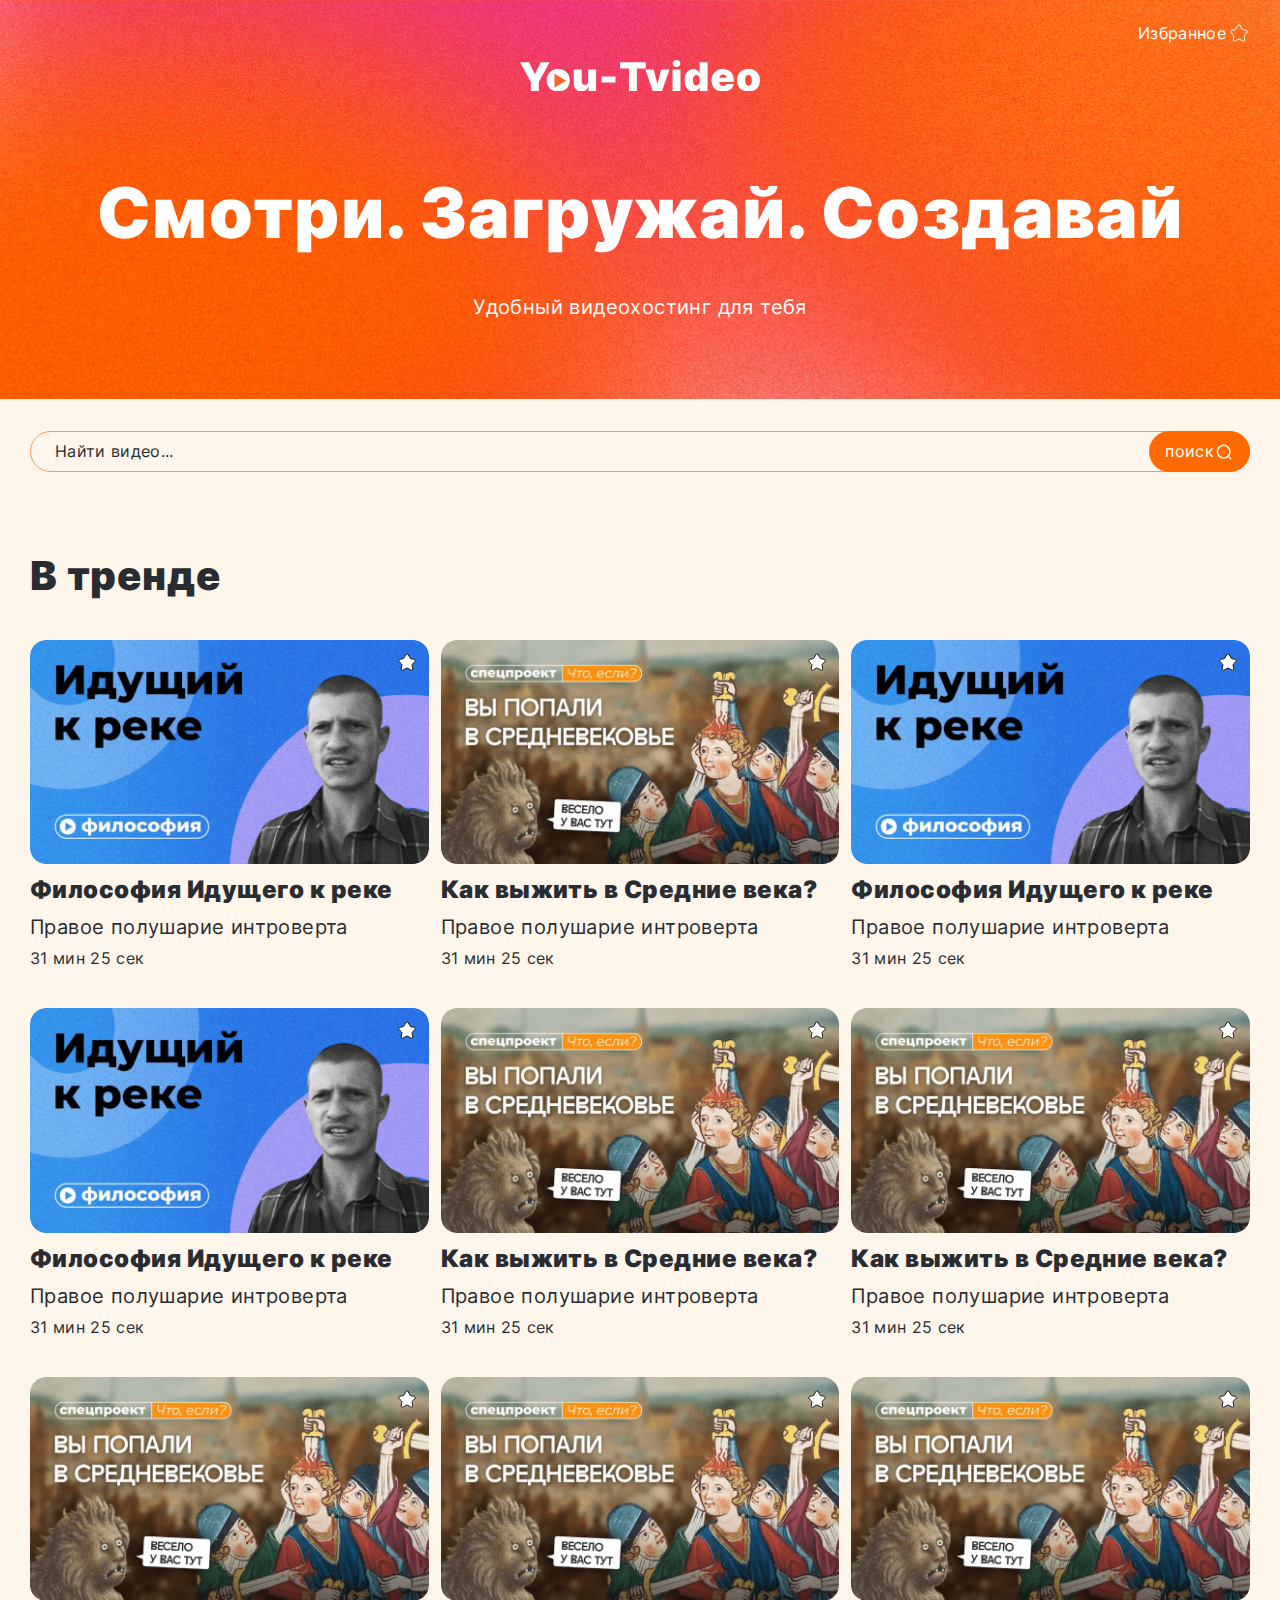
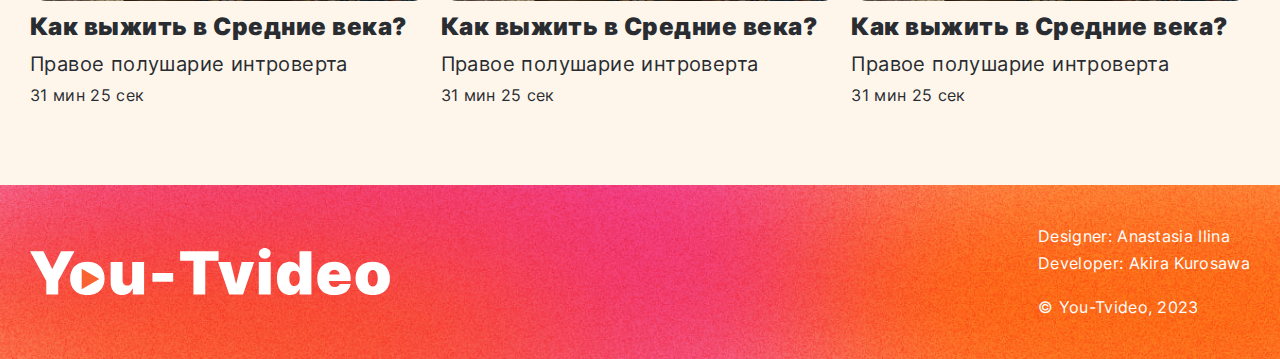
<file: index.html>
<!DOCTYPE html>
<html lang="ru">
<head>
  <meta charset="UTF-8">
  <meta name="viewport" content="width=device-width, initial-scale=1.0">
  <title>You-Tvideo - Удобный видеохостинг для тебя</title>
  <link rel="stylesheet" href="css/normalize.css">
  <link rel="stylesheet" href="css/index.css">
  <script defer src="js/navigo.min.js"></script>
  <script defer src="js/index.js"></script>
</head>
<body>
  <main>
    <section class="hero">
      <div class="container">
        <div class="hero__container">
          <a href="./favorite.html" class="hero__link">
            <span class="hero__link-text">Избранное</span>
            <svg class="hero__icon">
              <use xlink:href="./image/sprite.svg#star-ow"></use>
            </svg>
          </a>
          <svg class="hero__logo" viewBox="0 0 305 40" role="img" aria-label="Логотип сервиса You-Tvideo">
            <use xlink:href="./image/sprite.svg#logo-white"></use>
          </svg>
          <h1 class="hero__title">Смотри. Загружай. Создавай</h1>
          <p class="hero__tageline">Удобный видеохостинг для тебя</p>
        </div>
      </div>
    </section>
    <section class="search">
      <div class="container">
        <form class="search__form">
          <input class="search__input" type="search" name="search" placeholder="Найти видео...">
          <button class="search__btn" type="submit">
            <span>поиск</span>
            <svg class="search__icon">
              <use xlink:href="./image/sprite.svg#search"></use>
            </svg>
          </button>
        </form>
      </div>
    </section>
    <section class="video-list">
      <div class="container">
        <h2 class="video-list__title">В тренде</h2>
        <ul class="video-list__items">
          <li class="video-list__item">
            <article class="video-card">
              <a href="#" class="video-card__link">
                <img src="image/img1.jpg" class="video-card__thumbnail" alt="Превью видео Философия Идущего к реке">
              </a>
              <h3 class="video-card__title">Философия Идущего к реке</h3>
              <p class="video-card__channel">Правое полушарие интроверта</p>
              <p class="video-card__duration">31 мин 25 сек</p>
              <button class="video-card__favorite" type="button">
                <svg class="video-card__icon">
                  <use class="star-o" xlink:href="./image/sprite.svg#star-bw"></use>
                  <use class="star" xlink:href="./image/sprite.svg#star"></use>
                </svg>
              </button>
            </article>
          </li>
          <li class="video-list__item">
            <article class="video-card">
              <a href="#" class="video-card__link">
                <img src="image/img2.jpg" class="video-card__thumbnail" alt="Превью видео Как выжить в Средние века?">
              </a>
              <h3 class="video-card__title">Как выжить в Средние века?</h3>
              <p class="video-card__channel">Правое полушарие интроверта</p>
              <p class="video-card__duration">31 мин 25 сек</p>
              <button class="video-card__favorite video-card__favorite_active" type="button" aria-label="Добавить в избранное">
                <svg class="video-card__icon">
                  <use class="star-o" xlink:href="./image/sprite.svg#star-bw"></use>
                  <use class="star" xlink:href="./image/sprite.svg#star"></use>
                </svg>
              </button>
            </article>
          </li>
          <li class="video-list__item">
            <article class="video-card">
              <a href="#" class="video-card__link">
                <img src="image/img1.jpg" class="video-card__thumbnail" alt="Превью видео Философия Идущего к реке">
              </a>
              <h3 class="video-card__title">Философия Идущего к реке</h3>
              <p class="video-card__channel">Правое полушарие интроверта</p>
              <p class="video-card__duration">31 мин 25 сек</p>
              <button class="video-card__favorite" type="button">
                <svg class="video-card__icon">
                  <use class="star-o" xlink:href="./image/sprite.svg#star-bw"></use>
                  <use class="star" xlink:href="./image/sprite.svg#star"></use>
                </svg>
              </button>
            </article>
          </li>
          <li class="video-list__item">
            <article class="video-card">
              <a href="#" class="video-card__link">
                <img src="image/img1.jpg" class="video-card__thumbnail" alt="Превью видео Философия Идущего к реке">
              </a>
              <h3 class="video-card__title">Философия Идущего к реке</h3>
              <p class="video-card__channel">Правое полушарие интроверта</p>
              <p class="video-card__duration">31 мин 25 сек</p>
              <button class="video-card__favorite" type="button">
                <svg class="video-card__icon">
                  <use class="star-o" xlink:href="./image/sprite.svg#star-bw"></use>
                  <use class="star" xlink:href="./image/sprite.svg#star"></use>
                </svg>
              </button>
            </article>
          </li>
          <li class="video-list__item">
            <article class="video-card">
              <a href="#" class="video-card__link">
                <img src="image/img2.jpg" class="video-card__thumbnail" alt="Превью видео Как выжить в Средние века?">
              </a>
              <h3 class="video-card__title">Как выжить в Средние века?</h3>
              <p class="video-card__channel">Правое полушарие интроверта</p>
              <p class="video-card__duration">31 мин 25 сек</p>
              <button class="video-card__favorite video-card__favorite_active" type="button" aria-label="Добавить в избранное">
                <svg class="video-card__icon">
                  <use class="star-o" xlink:href="./image/sprite.svg#star-bw"></use>
                  <use class="star" xlink:href="./image/sprite.svg#star"></use>
                </svg>
              </button>
            </article>
          </li>
          <li class="video-list__item">
            <article class="video-card">
              <a href="#" class="video-card__link">
                <img src="image/img2.jpg" class="video-card__thumbnail" alt="Превью видео Как выжить в Средние века?">
              </a>
              <h3 class="video-card__title">Как выжить в Средние века?</h3>
              <p class="video-card__channel">Правое полушарие интроверта</p>
              <p class="video-card__duration">31 мин 25 сек</p>
              <button class="video-card__favorite video-card__favorite_active" type="button" aria-label="Добавить в избранное">
                <svg class="video-card__icon">
                  <use class="star-o" xlink:href="./image/sprite.svg#star-bw"></use>
                  <use class="star" xlink:href="./image/sprite.svg#star"></use>
                </svg>
              </button>
            </article>
          </li>
          <li class="video-list__item">
            <article class="video-card">
              <a href="#" class="video-card__link">
                <img src="image/img2.jpg" class="video-card__thumbnail" alt="Превью видео Как выжить в Средние века?">
              </a>
              <h3 class="video-card__title">Как выжить в Средние века?</h3>
              <p class="video-card__channel">Правое полушарие интроверта</p>
              <p class="video-card__duration">31 мин 25 сек</p>
              <button class="video-card__favorite video-card__favorite_active" type="button" aria-label="Добавить в избранное">
                <svg class="video-card__icon">
                  <use class="star-o" xlink:href="./image/sprite.svg#star-bw"></use>
                  <use class="star" xlink:href="./image/sprite.svg#star"></use>
                </svg>
              </button>
            </article>
          </li>
          <li class="video-list__item">
            <article class="video-card">
              <a href="#" class="video-card__link">
                <img src="image/img2.jpg" class="video-card__thumbnail" alt="Превью видео Как выжить в Средние века?">
              </a>
              <h3 class="video-card__title">Как выжить в Средние века?</h3>
              <p class="video-card__channel">Правое полушарие интроверта</p>
              <p class="video-card__duration">31 мин 25 сек</p>
              <button class="video-card__favorite video-card__favorite_active" type="button" aria-label="Добавить в избранное">
                <svg class="video-card__icon">
                  <use class="star-o" xlink:href="./image/sprite.svg#star-bw"></use>
                  <use class="star" xlink:href="./image/sprite.svg#star"></use>
                </svg>
              </button>
            </article>
          </li>
          <li class="video-list__item">
            <article class="video-card">
              <a href="#" class="video-card__link">
                <img src="image/img2.jpg" class="video-card__thumbnail" alt="Превью видео Как выжить в Средние века?">
              </a>
              <h3 class="video-card__title">Как выжить в Средние века?</h3>
              <p class="video-card__channel">Правое полушарие интроверта</p>
              <p class="video-card__duration">31 мин 25 сек</p>
              <button class="video-card__favorite video-card__favorite_active" type="button" aria-label="Добавить в избранное">
                <svg class="video-card__icon">
                  <use class="star-o" xlink:href="./image/sprite.svg#star-bw"></use>
                  <use class="star" xlink:href="./image/sprite.svg#star"></use>
                </svg>
              </button>
            </article>
          </li>
        </ul>
      </div>
    </section>
  </main>
  <footer class="footer">
    <div class="container footer__container">
      <a href="#" class="footer__link footer__link_logo">
      <!-- <a href="/index.html" class="footer__link footer__link_logo"> -->
        <svg class="footer__logo" viewBox="0 0 305 40" role="img" aria-label="Логотип сервиса You-Tvideo">
          <use xlink:href="./image/sprite.svg#logo-white"></use>
        </svg>
      </a>
      <div class="container footer__developer__info">
        <ul class="container footer__developers">
          <li class="footer__developers-item">
            Designer:<a class="footer__developers-link" href="https://t.me/Mrshmallowww" target="_blank" rel="noopener">
              Anastasia Ilina</a>
          </li>
          <li class="footer__developers-item">
            Developer: Akira Kurosawa
          </li>
        </ul>
        <p class="container footer__copyright">© You-Tvideo, 2023</p>
      </div>
    </div>
  </footer>
</body>
</html>
</file>
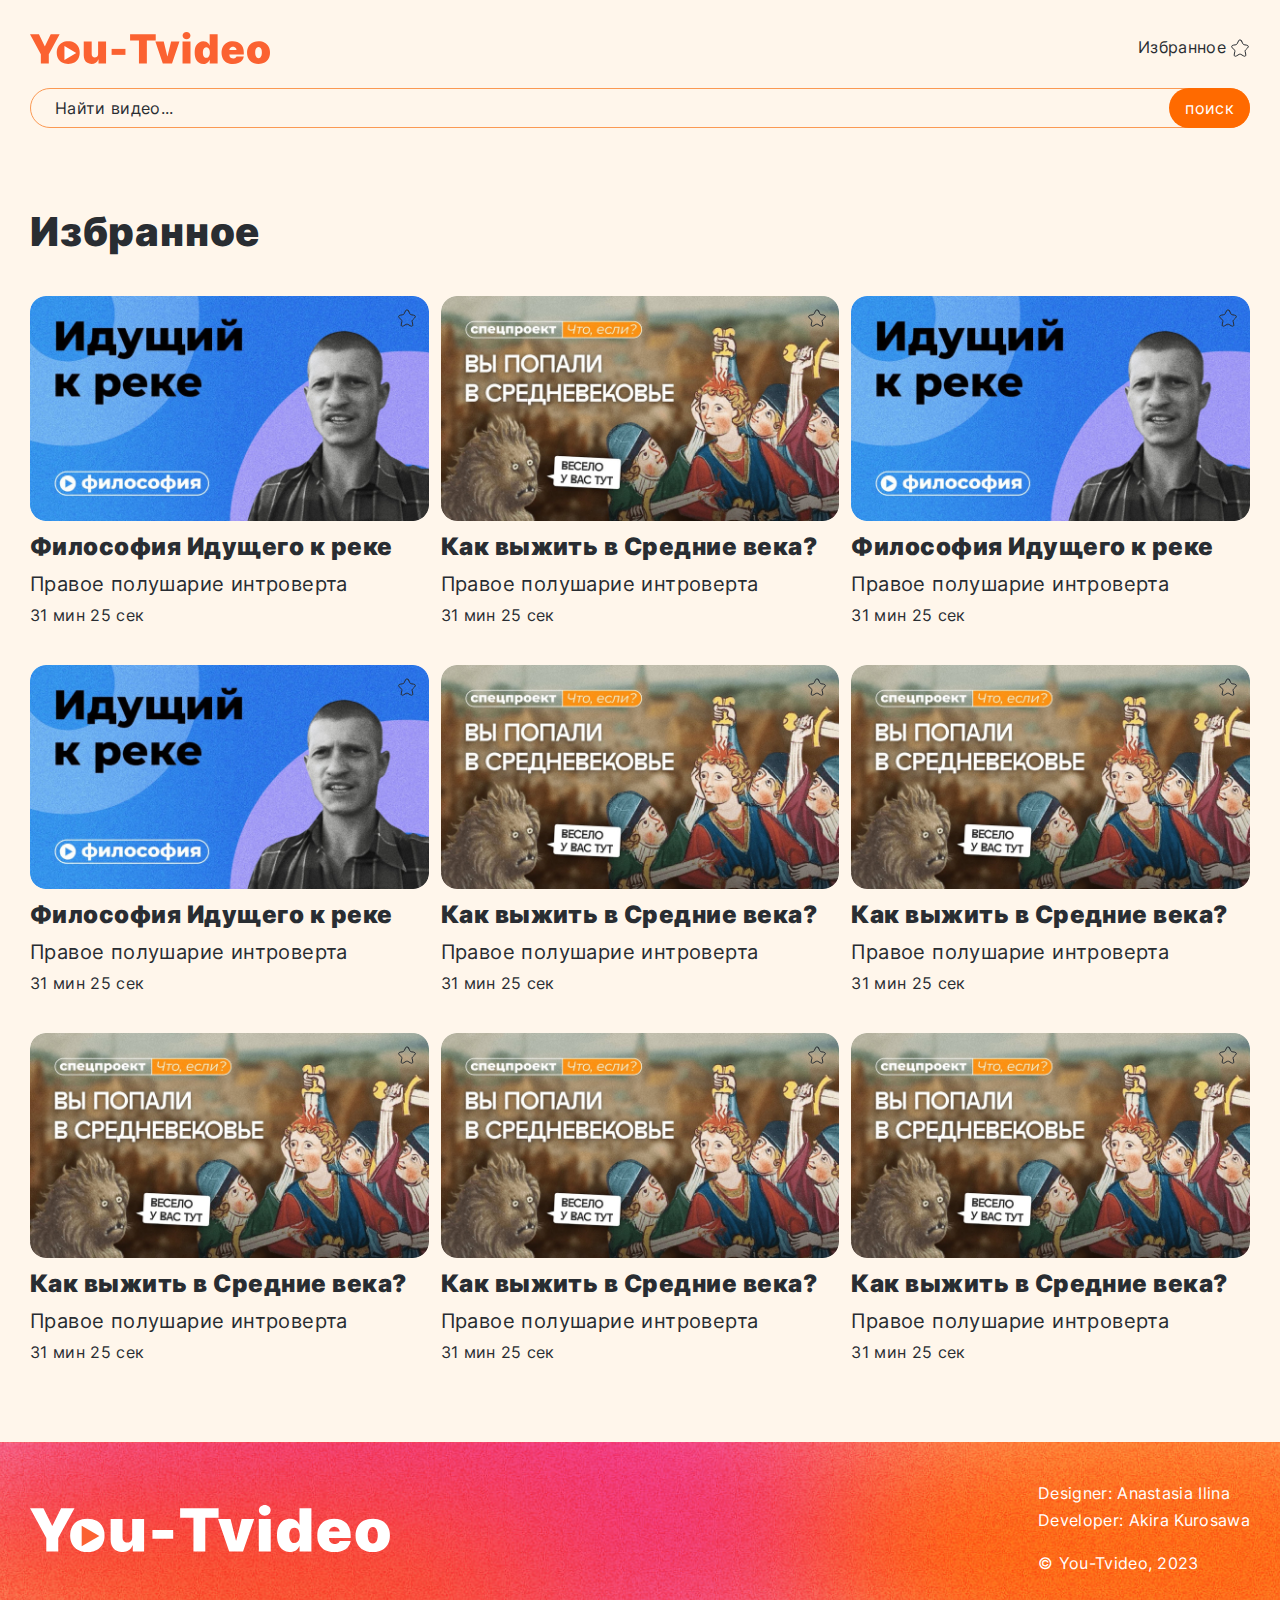
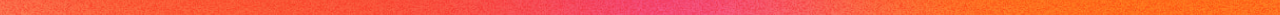
<file: favorite.html>
<!DOCTYPE html>
<html lang="ru">
<head>
  <meta charset="UTF-8">
  <meta name="viewport" content="width=device-width, initial-scale=1.0">
  <title>You-Tvideo - Удобный видеохостинг для тебя</title>
  <link rel="stylesheet" href="css/normalize.css">
  <link rel="stylesheet" href="css/index.css">
  <script defer src="js/index.js"></script>
</head>
<body>
  <header class="header">
    <div class="container header__container">
      <a href="./index.html" class="header__link">
        <svg class="header__logo" viewBox="0 0 240 32" role="img" aria-label="Логотип сервиса You-Tvideo">
          <use xlink:href="./image/sprite.svg#logo-orange"></use>
        </svg>
      </a>
      <a class="header__link header__link_favorite" href="./favorite.html">
        <span>Избранное</span>
        <svg class="header__icon">
          <use xlink:href="./image/sprite.svg#star-ob"></use>
        </svg>
      </a>
    </div>
  </header>
  <main>
    <section class="search">
      <div class="container">
        <form class="search__form">
          <label class="search__label">
            <input class="search__input" type="search" name="search" placeholder="Найти видео...">
            <button class="search__btn" type="submit">поиск</button>
          </label>
        </form>
      </div>
    </section>
    <section class="video-list">
      <div class="container">
        <h2 class="video-list__title">Избранное</h2>
        <ul class="video-list__items">
          <li class="video-list__item">
            <article class="video-card">
              <a href="#" class="video-card__link">
                <img src="image/img1.jpg" class="video-card__thumbnail" alt="Превью видео Философия Идущего к реке">
              </a>
              <h3 class="video-card__title">Философия Идущего к реке</h3>
              <p class="video-card__channel">Правое полушарие интроверта</p>
              <p class="video-card__duration">31 мин 25 сек</p>
              <button class="video-card__favorite" type="button">
                <svg class="video-card__icon">
                  <use class="star-o" xlink:href="./image/sprite.svg#star-ob"></use>
                  <use class="star" xlink:href="./image/sprite.svg#star"></use>
                </svg>
              </button>
            </article>
          </li>
          <li class="video-list__item">
            <article class="video-card">
              <a href="#" class="video-card__link">
                <img src="image/img2.jpg" class="video-card__thumbnail" alt="Превью видео Как выжить в Средние века?">
              </a>
              <h3 class="video-card__title">Как выжить в Средние века?</h3>
              <p class="video-card__channel">Правое полушарие интроверта</p>
              <p class="video-card__duration">31 мин 25 сек</p>
              <button class="video-card__favorite video-card__favorite_active" type="button" aria-label="Добавить в избранное">
                <svg class="video-card__icon">
                  <use class="star-o" xlink:href="./image/sprite.svg#star-ob"></use>
                  <use class="star" xlink:href="./image/sprite.svg#star"></use>
                </svg>
              </button>
            </article>
          </li>
          <li class="video-list__item">
            <article class="video-card">
              <a href="#" class="video-card__link">
                <img src="image/img1.jpg" class="video-card__thumbnail" alt="Превью видео Философия Идущего к реке">
              </a>
              <h3 class="video-card__title">Философия Идущего к реке</h3>
              <p class="video-card__channel">Правое полушарие интроверта</p>
              <p class="video-card__duration">31 мин 25 сек</p>
              <button class="video-card__favorite" type="button">
                <svg class="video-card__icon">
                  <use class="star-o" xlink:href="./image/sprite.svg#star-ob"></use>
                  <use class="star" xlink:href="./image/sprite.svg#star"></use>
                </svg>
              </button>
            </article>
          </li>
          <li class="video-list__item">
            <article class="video-card">
              <a href="#" class="video-card__link">
                <img src="image/img1.jpg" class="video-card__thumbnail" alt="Превью видео Философия Идущего к реке">
              </a>
              <h3 class="video-card__title">Философия Идущего к реке</h3>
              <p class="video-card__channel">Правое полушарие интроверта</p>
              <p class="video-card__duration">31 мин 25 сек</p>
              <button class="video-card__favorite" type="button">
                <svg class="video-card__icon">
                  <use class="star-o" xlink:href="./image/sprite.svg#star-ob"></use>
                  <use class="star" xlink:href="./image/sprite.svg#star"></use>
                </svg>
              </button>
            </article>
          </li>
          <li class="video-list__item">
            <article class="video-card">
              <a href="#" class="video-card__link">
                <img src="image/img2.jpg" class="video-card__thumbnail" alt="Превью видео Как выжить в Средние века?">
              </a>
              <h3 class="video-card__title">Как выжить в Средние века?</h3>
              <p class="video-card__channel">Правое полушарие интроверта</p>
              <p class="video-card__duration">31 мин 25 сек</p>
              <button class="video-card__favorite video-card__favorite_active" type="button" aria-label="Добавить в избранное">
                <svg class="video-card__icon">
                  <use class="star-o" xlink:href="./image/sprite.svg#star-ob"></use>
                  <use class="star" xlink:href="./image/sprite.svg#star"></use>
                </svg>
              </button>
            </article>
          </li>
          <li class="video-list__item">
            <article class="video-card">
              <a href="#" class="video-card__link">
                <img src="image/img2.jpg" class="video-card__thumbnail" alt="Превью видео Как выжить в Средние века?">
              </a>
              <h3 class="video-card__title">Как выжить в Средние века?</h3>
              <p class="video-card__channel">Правое полушарие интроверта</p>
              <p class="video-card__duration">31 мин 25 сек</p>
              <button class="video-card__favorite video-card__favorite_active" type="button" aria-label="Добавить в избранное">
                <svg class="video-card__icon">
                  <use class="star-o" xlink:href="./image/sprite.svg#star-ob"></use>
                  <use class="star" xlink:href="./image/sprite.svg#star"></use>
                </svg>
              </button>
            </article>
          </li>
          <li class="video-list__item">
            <article class="video-card">
              <a href="#" class="video-card__link">
                <img src="image/img2.jpg" class="video-card__thumbnail" alt="Превью видео Как выжить в Средние века?">
              </a>
              <h3 class="video-card__title">Как выжить в Средние века?</h3>
              <p class="video-card__channel">Правое полушарие интроверта</p>
              <p class="video-card__duration">31 мин 25 сек</p>
              <button class="video-card__favorite video-card__favorite_active" type="button" aria-label="Добавить в избранное">
                <svg class="video-card__icon">
                  <use class="star-o" xlink:href="./image/sprite.svg#star-ob"></use>
                  <use class="star" xlink:href="./image/sprite.svg#star"></use>
                </svg>
              </button>
            </article>
          </li>
          <li class="video-list__item">
            <article class="video-card">
              <a href="#" class="video-card__link">
                <img src="image/img2.jpg" class="video-card__thumbnail" alt="Превью видео Как выжить в Средние века?">
              </a>
              <h3 class="video-card__title">Как выжить в Средние века?</h3>
              <p class="video-card__channel">Правое полушарие интроверта</p>
              <p class="video-card__duration">31 мин 25 сек</p>
              <button class="video-card__favorite video-card__favorite_active" type="button" aria-label="Добавить в избранное">
                <svg class="video-card__icon">
                  <use class="star-o" xlink:href="./image/sprite.svg#star-ob"></use>
                  <use class="star" xlink:href="./image/sprite.svg#star"></use>
                </svg>
              </button>
            </article>
          </li>
          <li class="video-list__item">
            <article class="video-card">
              <a href="#" class="video-card__link">
                <img src="image/img2.jpg" class="video-card__thumbnail" alt="Превью видео Как выжить в Средние века?">
              </a>
              <h3 class="video-card__title">Как выжить в Средние века?</h3>
              <p class="video-card__channel">Правое полушарие интроверта</p>
              <p class="video-card__duration">31 мин 25 сек</p>
              <button class="video-card__favorite video-card__favorite_active" type="button" aria-label="Добавить в избранное">
                <svg class="video-card__icon">
                  <use class="star-o" xlink:href="./image/sprite.svg#star-ob"></use>
                  <use class="star" xlink:href="./image/sprite.svg#star"></use>
                </svg>
              </button>
            </article>
          </li>
        </ul>
      </div>
    </section>
  </main>
  <footer class="footer">
    <div class="container footer__container">
      <a href="#" class="footer__link footer__link_logo">
        <!-- <a href="/index.html" class="footer__link footer__link_logo"> -->
        <svg class="footer__logo" viewBox="0 0 305 40" role="img" aria-label="Логотип сервиса You-Tvideo">
          <use xlink:href="./image/sprite.svg#logo-white"></use>
        </svg>
      </a>
      <div class="container footer__developer__info">
        <ul class="container footer__developers">
          <li class="footer__developers-item">
            Designer:<a class="footer__developers-link" href="https://t.me/Mrshmallowww" target="_blank" rel="noopener">
              Anastasia Ilina</a>
          </li>
          <li class="footer__developers-item">
            Developer: Akira Kurosawa
          </li>
        </ul>
        <p class="container footer__copyright">© You-Tvideo, 2023</p>
      </div>
    </div>
  </footer>
</body>
</html>
</file>
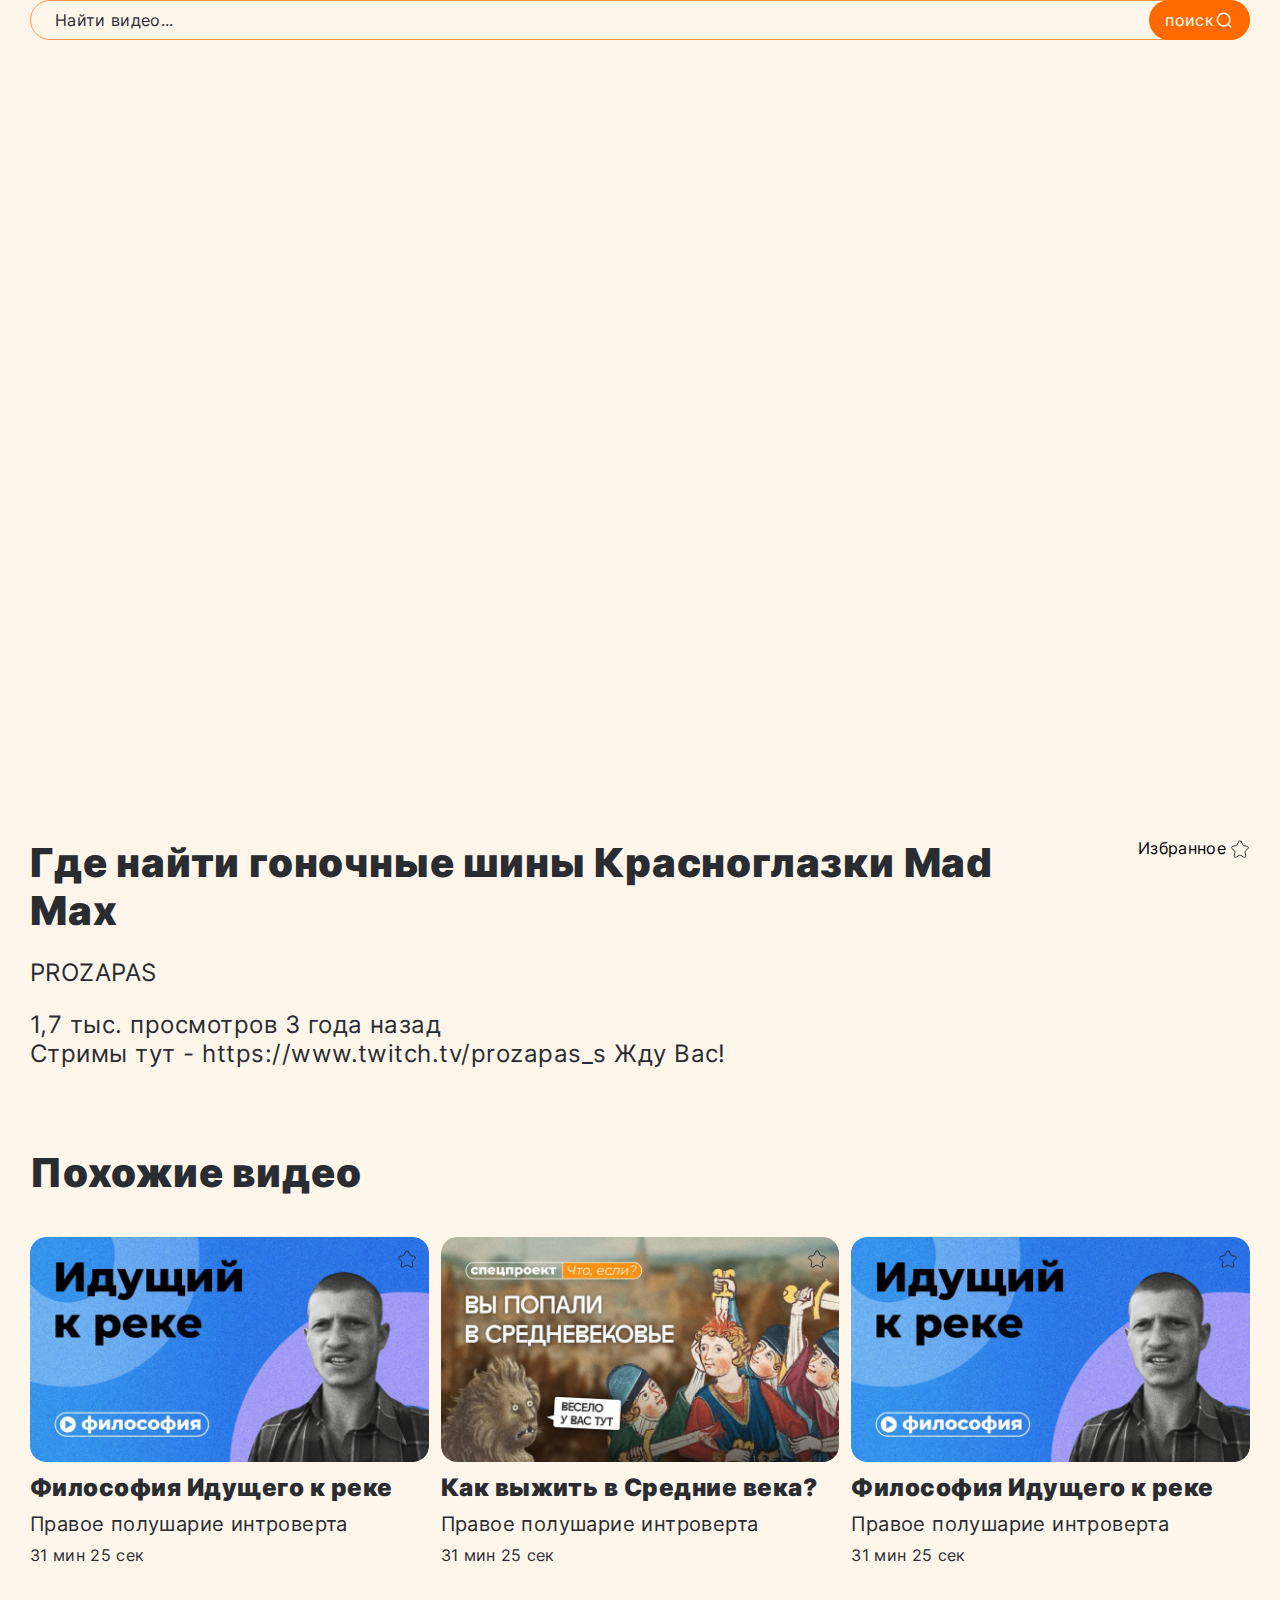
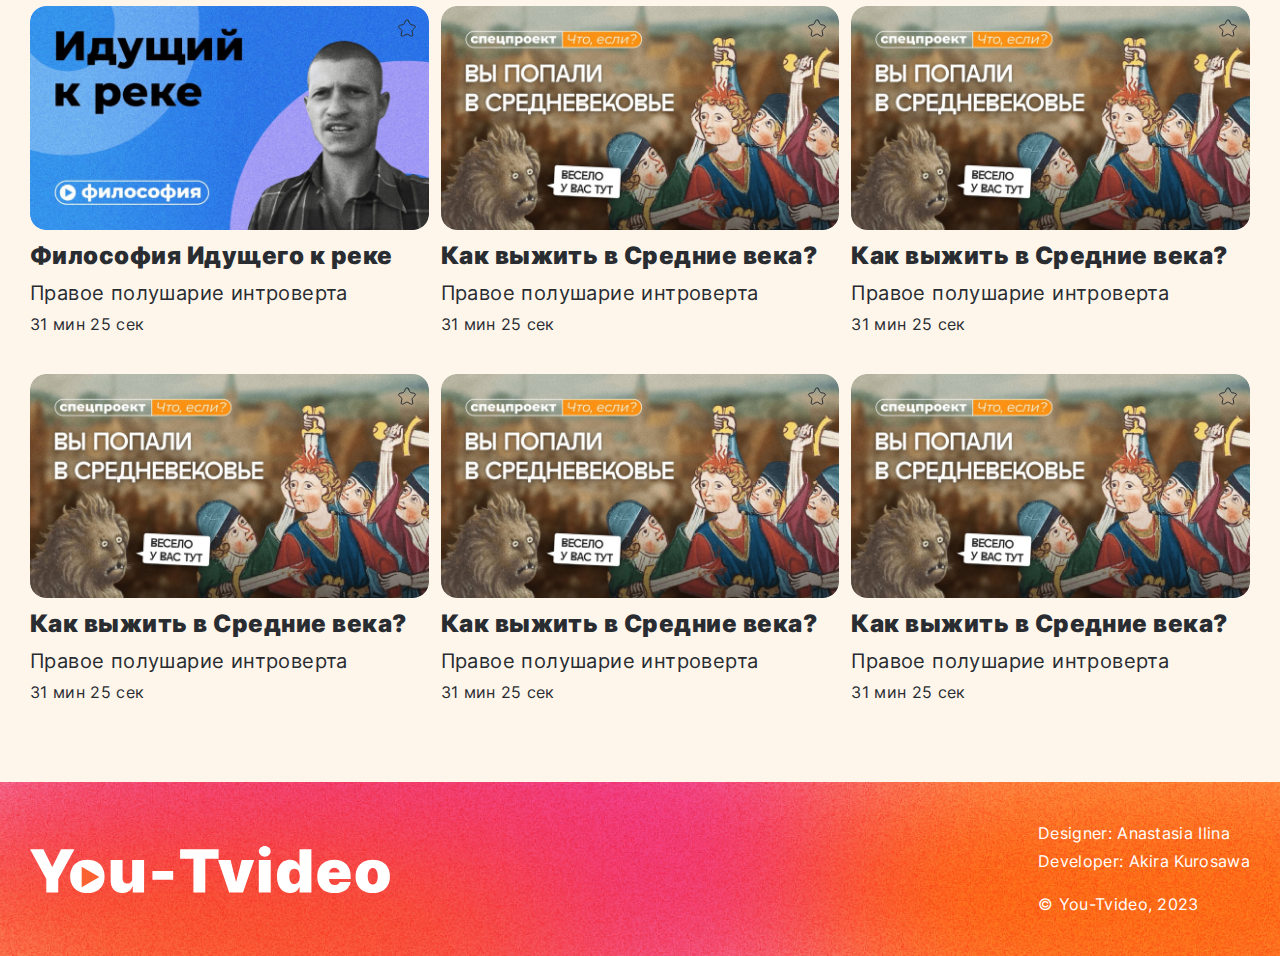
<file: video.html>
<!DOCTYPE html>
<html lang="ru">
<head>
  <meta charset="UTF-8">
  <meta name="viewport" content="width=device-width, initial-scale=1.0">
  <title>You-Tvideo - Удобный видеохостинг для тебя</title>
  <link rel="stylesheet" href="css/normalize.css">
  <link rel="stylesheet" href="css/index.css">
  <script defer src="js/index.js"></script>
</head>
<body>
  <!-- <header class="header">
    <div class="container header__container">
      <a href="./index.html" class="header__link">
        <svg class="header__logo" viewBox="0 0 240 32" role="img" aria-label="Логотип сервиса You-Tvideo">
          <use xlink:href="./image/sprite.svg#logo-orange"></use>
        </svg>
      </a>
      <a href="./favorite.html" class="header__link header__link_favorite">
        <span class="header__link-text">Избранное</span>
        <svg class="header__icon">
          <use xlink:href="./image/sprite.svg#star-ob"></use>
        </svg>
      </a>
    </div>
  </header> -->
  <main>
    <section class="search">
      <div class="container">
        <form class="search__form">
          <input class="search__input" type="search" name="search" placeholder="Найти видео...">
          <button class="search__btn" type="submit">
            <span>поиск</span>
            <svg class="search__icon">
              <use xlink:href="./image/sprite.svg#search"></use>
            </svg>
          </button>
        </form>
      </div>
    </section>
    <section class="video">
      <div class="container">
        <div class="video__player">
          <iframe class="video__iframe" width="560" height="315" src="https://www.youtube.com/embed/hlgbyPdIx4Q?si=w1peTg-LLVkvHZ4a"
            title="YouTube video player" frameborder="0"
            allow="accelerometer; autoplay; clipboard-write; encrypted-media; gyroscope; picture-in-picture; web-share"
            allowfullscreen>
          </iframe>
          </div>
          <div class="video__container">
            <div class="video__content">
              <h2 class="video__title">Где найти гоночные шины Красноглазки Mad Max</h2>
              <p class="video__channel">PROZAPAS</p>
              <p class="video__info">
                <span class="video__views">1,7 тыс. просмотров</span>
                <span class="video__date">3 года назад</span>
              </p>
              <p class="video__description">
                Стримы тут - <a href="https://www.twitch.tv/prozapas_s">https://www.twitch.tv/prozapas_s</a> Жду Вас!
              </p>
            </div>
            <button href="./favorite.html" class="video__link favorite">
              <span class="video__no-favorite">Избранное</span>
              <span class="video__favorite">В избранном</span>
              <svg class="video__icon">
                <use xlink:href="./image/sprite.svg#star-ob"></use>
              </svg>
            </button>
          </div>
      </div>
    </section>
    <section class="video-list">
      <div class="container">
        <h2 class="video-list__title">Похожие видео</h2>
        <ul class="video-list__items">
          <li class="video-list__item">
            <article class="video-card">
              <a href="#" class="video-card__link">
                <img src="image/img1.jpg" class="video-card__thumbnail" alt="Превью видео Философия Идущего к реке">
              </a>
              <h3 class="video-card__title">Философия Идущего к реке</h3>
              <p class="video-card__channel">Правое полушарие интроверта</p>
              <p class="video-card__duration">31 мин 25 сек</p>
              <button class="video-card__favorite" type="button">
                <svg class="video-card__icon">
                  <use class="star-o" xlink:href="./image/sprite.svg#star-ob"></use>
                  <use class="star" xlink:href="./image/sprite.svg#star"></use>
                </svg>
              </button>
            </article>
          </li>
          <li class="video-list__item">
            <article class="video-card">
              <a href="#" class="video-card__link">
                <img src="image/img2.jpg" class="video-card__thumbnail" alt="Превью видео Как выжить в Средние века?">
              </a>
              <h3 class="video-card__title">Как выжить в Средние века?</h3>
              <p class="video-card__channel">Правое полушарие интроверта</p>
              <p class="video-card__duration">31 мин 25 сек</p>
              <button class="video-card__favorite video-card__favorite_active" type="button" aria-label="Добавить в избранное">
                <svg class="video-card__icon">
                  <use class="star-o" xlink:href="./image/sprite.svg#star-ob"></use>
                  <use class="star" xlink:href="./image/sprite.svg#star"></use>
                </svg>
              </button>
            </article>
          </li>
          <li class="video-list__item">
            <article class="video-card">
              <a href="#" class="video-card__link">
                <img src="image/img1.jpg" class="video-card__thumbnail" alt="Превью видео Философия Идущего к реке">
              </a>
              <h3 class="video-card__title">Философия Идущего к реке</h3>
              <p class="video-card__channel">Правое полушарие интроверта</p>
              <p class="video-card__duration">31 мин 25 сек</p>
              <button class="video-card__favorite" type="button">
                <svg class="video-card__icon">
                  <use class="star-o" xlink:href="./image/sprite.svg#star-ob"></use>
                  <use class="star" xlink:href="./image/sprite.svg#star"></use>
                </svg>
              </button>
            </article>
          </li>
          <li class="video-list__item">
            <article class="video-card">
              <a href="#" class="video-card__link">
                <img src="image/img1.jpg" class="video-card__thumbnail" alt="Превью видео Философия Идущего к реке">
              </a>
              <h3 class="video-card__title">Философия Идущего к реке</h3>
              <p class="video-card__channel">Правое полушарие интроверта</p>
              <p class="video-card__duration">31 мин 25 сек</p>
              <button class="video-card__favorite" type="button">
                <svg class="video-card__icon">
                  <use class="star-o" xlink:href="./image/sprite.svg#star-ob"></use>
                  <use class="star" xlink:href="./image/sprite.svg#star"></use>
                </svg>
              </button>
            </article>
          </li>
          <li class="video-list__item">
            <article class="video-card">
              <a href="#" class="video-card__link">
                <img src="image/img2.jpg" class="video-card__thumbnail" alt="Превью видео Как выжить в Средние века?">
              </a>
              <h3 class="video-card__title">Как выжить в Средние века?</h3>
              <p class="video-card__channel">Правое полушарие интроверта</p>
              <p class="video-card__duration">31 мин 25 сек</p>
              <button class="video-card__favorite video-card__favorite_active" type="button" aria-label="Добавить в избранное">
                <svg class="video-card__icon">
                  <use class="star-o" xlink:href="./image/sprite.svg#star-ob"></use>
                  <use class="star" xlink:href="./image/sprite.svg#star"></use>
                </svg>
              </button>
            </article>
          </li>
          <li class="video-list__item">
            <article class="video-card">
              <a href="#" class="video-card__link">
                <img src="image/img2.jpg" class="video-card__thumbnail" alt="Превью видео Как выжить в Средние века?">
              </a>
              <h3 class="video-card__title">Как выжить в Средние века?</h3>
              <p class="video-card__channel">Правое полушарие интроверта</p>
              <p class="video-card__duration">31 мин 25 сек</p>
              <button class="video-card__favorite video-card__favorite_active" type="button" aria-label="Добавить в избранное">
                <svg class="video-card__icon">
                  <use class="star-o" xlink:href="./image/sprite.svg#star-ob"></use>
                  <use class="star" xlink:href="./image/sprite.svg#star"></use>
                </svg>
              </button>
            </article>
          </li>
          <li class="video-list__item">
            <article class="video-card">
              <a href="#" class="video-card__link">
                <img src="image/img2.jpg" class="video-card__thumbnail" alt="Превью видео Как выжить в Средние века?">
              </a>
              <h3 class="video-card__title">Как выжить в Средние века?</h3>
              <p class="video-card__channel">Правое полушарие интроверта</p>
              <p class="video-card__duration">31 мин 25 сек</p>
              <button class="video-card__favorite video-card__favorite_active" type="button" aria-label="Добавить в избранное">
                <svg class="video-card__icon">
                  <use class="star-o" xlink:href="./image/sprite.svg#star-ob"></use>
                  <use class="star" xlink:href="./image/sprite.svg#star"></use>
                </svg>
              </button>
            </article>
          </li>
          <li class="video-list__item">
            <article class="video-card">
              <a href="#" class="video-card__link">
                <img src="image/img2.jpg" class="video-card__thumbnail" alt="Превью видео Как выжить в Средние века?">
              </a>
              <h3 class="video-card__title">Как выжить в Средние века?</h3>
              <p class="video-card__channel">Правое полушарие интроверта</p>
              <p class="video-card__duration">31 мин 25 сек</p>
              <button class="video-card__favorite video-card__favorite_active" type="button" aria-label="Добавить в избранное">
                <svg class="video-card__icon">
                  <use class="star-o" xlink:href="./image/sprite.svg#star-ob"></use>
                  <use class="star" xlink:href="./image/sprite.svg#star"></use>
                </svg>
              </button>
            </article>
          </li>
          <li class="video-list__item">
            <article class="video-card">
              <a href="#" class="video-card__link">
                <img src="image/img2.jpg" class="video-card__thumbnail" alt="Превью видео Как выжить в Средние века?">
              </a>
              <h3 class="video-card__title">Как выжить в Средние века?</h3>
              <p class="video-card__channel">Правое полушарие интроверта</p>
              <p class="video-card__duration">31 мин 25 сек</p>
              <button class="video-card__favorite video-card__favorite_active" type="button" aria-label="Добавить в избранное">
                <svg class="video-card__icon">
                  <use class="star-o" xlink:href="./image/sprite.svg#star-ob"></use>
                  <use class="star" xlink:href="./image/sprite.svg#star"></use>
                </svg>
              </button>
            </article>
          </li>
        </ul>
      </div>
    </section>
  </main>
  <footer class="footer">
    <div class="container footer__container">
      <a href="#" class="footer__link footer__link_logo">
        <!-- <a href="/index.html" class="footer__link footer__link_logo"> -->
        <svg class="footer__logo" viewBox="0 0 305 40" role="img" aria-label="Логотип сервиса You-Tvideo">
          <use xlink:href="./image/sprite.svg#logo-white"></use>
        </svg>
      </a>
      <div class="container footer__developer__info">
        <ul class="container footer__developers">
          <li class="footer__developers-item">
            Designer:<a class="footer__developers-link" href="https://t.me/Mrshmallowww" target="_blank" rel="noopener">
              Anastasia Ilina</a>
          </li>
          <li class="footer__developers-item">
            Developer: Akira Kurosawa
          </li>
        </ul>
        <p class="container footer__copyright">© You-Tvideo, 2023</p>
      </div>
    </div>
  </footer>
</body>
</html>
</file>
<file: css/index.css>
@font-face {
  font-family: Inter;
  font-weight: 400;
  src:url(../fonts/inter-v13-cyrillic_latin-regular.woff2);
}

@font-face {
  font-family: Inter;
  font-weight: 900;
  src: url(../fonts/inter-v13-cyrillic_latin-900.woff2);
}

html {
  position: relative;
  box-sizing: border-box;
}

*,
*::before,
*::after {
  box-sizing: inherit;
}

body {
  position: relative;
  overflow-x: hidden;
  min-width: 320px;
  min-height: 100vh;
  font-family: Inter, sans-serif;
  -webkit-font-smoothing: antialiased;
  -moz-osx-font-smoothing: grayscale;
  text-rendering: optimizeLegibility;
  -webkit-tap-highlight-color: rgba(0, 0, 0, 0);
  -webkit-tap-highlight-color: transparent;
  font-size: 20px;
  color: #292D32;
  background: #FFF6EB;
  line-height: 1.2;
  letter-spacing: 0.02em;
  display: flex;
  flex-direction: column;
}

main {
  flex-grow: 1;
}

img,
svg {
  display: block;
  max-width: 100%;
  height: auto;
}

svg {
  max-height: 100%;
}

button {
  padding: 0;
  cursor: pointer;
  border: none;
  background-color: transparent;
}

a {
  text-decoration: none;
  color: inherit;
}

ul {
  list-style: none;
  padding: 0;
  margin: 0;
}

h1,
h2,
h3,
p,
figure,
fieldset {
  margin: 0;
}

iframe {
  border: none;
}

/*
Доступно скрываю элементы
*/

.visually-hidden {
  position: fixed;
  transform: scale(0);
}

/* убирает крестик в input */
input::-webkit-search-decoration,
input::-webkit-search-cancel-button,
input::-webkit-search-results-button,
input::-webkit-search-results-decoration {
  display: none;
}


/*
Пример контейнера

Если контейнер 1180px по макету,
то для max-width прибавляем паддинги 30px*2, 
в итоге 1240px
Чтобы контент не прижимался к краям экрана
*/

.container, .pagination {
  --container-width: 1260px;
  --container-offset: 30px;
  max-width: calc(var(--container-width) + var(--container-offset) * 2);
  padding: 0 var(--container-offset);
  margin: 0 auto;
}

.header {
  padding: 32px 0 24px;
}

.header__container {
  display: flex;
  align-items: center;
  justify-content: space-between;
}

.header__logo {
  width: 240px;
}

.header__link_favorite {
  display: flex;
  align-items: center;
  gap: 4px;
  font-size: 16px;
  letter-spacing: 0.02em;
}

.header__icon {
  width: 20px;
  height: 20px;
}

.hero {
  padding: 60px 0 80px;
  background: #FF6A00 url("../image/bg.jpg") center/cover;
  color:#fff;
  margin-bottom: 32px;
}

.hero__container {
  position: relative;
  display: flex;
  flex-direction: column;
  align-items: center;
}

.hero__link {
  position: absolute;
  top: -36px;
  right: 0;
  display: flex;
  align-items: center;
  gap: 4px;
  font-size: 16px;
  letter-spacing: 0.02em;
}

.hero__icon {
  width: 20px;
  height: 20px;
}

.hero__logo {
  width: 240px;
  margin-bottom: 80px;
}

.hero__title {
  font-size: 70px;
  font-weight: 900;
  letter-spacing: 0.02em;
  margin-bottom: 40px;
  text-align: center;
}

.hero__tageline {
  font-size: 20px;
  letter-spacing: 0.02em;
  text-align: center;
}

.search__form {
  position: relative;
  width: 100%;
  
}

.search__input {
  width: 100%;
  border-radius: 40px;
  border: 1px solid #FB9953;
  padding: 10px 124px 10px 24px;
  outline: none;
  font-size: 16px;
  letter-spacing: 0.02em;
}

.search__input::placeholder {
  color: #292D32;
  letter-spacing: 0.02em;
}

input[type="search"] {
  background-color: #FFF6EB;
}

.search__btn {
  position: absolute;
  top: 0;
  right: 0;
  bottom: 0;
  padding: 8px 16px;
  display: flex;
  align-items: center;
  border-radius: 40px;
  background: #FF6A00;
  color: #fff;
  font-size: 16px;
  letter-spacing: 0.02em;
}

.search__icon {
  width: 20px;
  height: 20px;
}

.video-list {
  padding: 80px 0;
}

.video-list__title {
  font-size: 40px;
  font-weight: 900;
  letter-spacing: 0.02em;
  margin-bottom: 40px;
}

.video-list__items {
  display: grid;
  grid-template-columns: repeat(3, 1fr);
  gap: 40px 12px;
}

.video-card {
  position: relative;
}

.video-card__thumbnail {
  border-radius: 16px;
  margin-bottom: 12px;
  width: 100%;
}

.video-card__title {
  font-size: 24px;
  font-weight: 900;
  letter-spacing: 0.02em;
  margin-bottom: 10px;
}

.video-card__channel {
  font-size: 20px;
  letter-spacing: 0.02em;
  margin-bottom: 10px;
}

.video-card__duration {
  font-size: 16px;
  letter-spacing: 0.02em;
}

.video-card__favorite {
  position: absolute;
  top: 12px;
  right: 12px;
}

.video-card__icon {
  width: 20px;
  height: 20px;
}

.video-card__favorite .star {
  display: none;
}

.video-card__favorite.active .star {
  display: block;
}

.video {
  padding-top: 80px;
}

.video__player {
  position: relative;
  padding-bottom: 56.25%;
  height: 0;
  overflow: hidden;
  margin-bottom: 32px;
}

.video__iframe {
  position: absolute;
  top: 0;
  left: 0;
  width: 100%;
  height: 100%;
  border-radius: 16px;
}

.video__container {
  display: flex;
  justify-content: space-between;
  gap: 34px;
}

.video__content {
  max-width: 1048px;
  hyphens: auto;
  overflow-wrap: anywhere;
}

.video__title {
  font-size: 40px;
  font-weight: 900;
  letter-spacing: 0.02em;
  margin-bottom: 24px;
}

.video__channel {
  font-size: 24px;
  letter-spacing: 0.02em;
  margin-bottom: 24px;
}

.video__info {
  font-size: 24px;
  letter-spacing: 0.02em;
}

.video__description {
  font-size: 24px;
  letter-spacing: 0.02em;
}

.video__link {
  flex-shrink: 0;
  align-self: start;
  width: max-content;
  white-space: nowrap;
  display: flex;
  gap: 4px;
  align-items: center;
  font-size: 16px;
  letter-spacing: 0.02em;
}

/* видео 2 день 02 время 50:14  https: //youtu.be/EQ0OoYkCWiw?t=3014*/
.video__link .video__no-favorite {
  display: block;
}

.video__link .video__favorite {
  display: none;
}

.video__link.active .video__no-favorite {
  display: none;
}

.video__link.active .video__favorite {
  display: block;
}

.video__icon {
  width: 20px;
  height: 20px;
}

.footer {
  background: #FF6A00 url("../image/footer-bg.jpg") center/cover;
  color: #fff;
  padding: 42px 0;
  font-size: 16px;
  letter-spacing: 0.02em;
}

.footer__container {
  display: flex;
  align-items: center;
  justify-content: space-between;
}

.footer__logo {
  width: 360px;
}

.footer__developer__info {
  margin: 0;
  padding-right: 0;
}

.footer__developers {
  padding-right: 0;
}

.footer__developers-item {
  font-size: 16px;
  letter-spacing: 0.02em;
  padding-right: 0;
  padding-bottom: 8px;
}

.footer__developers-item:last-child {
  margin-bottom: 0;
}

.footer__developers-link:hover {
  color: #ccc;
}

.footer__copyright {
  font-size: 16px;
  letter-spacing: 0.02em;
  padding-top: 16px;
}

.preload {
  height: 100%;
  width: 100%;
  display: flex;
  margin: auto;
}

.preload__text {
  color: #FF6A00;
}


.pagination {
  display: flex;
  font-size: 16px;
  justify-content: center;
  margin-top: 20px;
  /* align-items: center; */
  text-align: center;
  color: #fff;
  gap: 16px;
}

.pagination__arrow {
  width: 298px;
  padding: 8px;
  border-radius: 8px;
  background-color: #FF6A00;
}

@media (width <= 1024px) {
  .container {
    --container-width: 942px;
  }
  
  .hero {
    padding: 40px 0 58px;
  }

  .hero__logo {
    width: 200px;
    margin-bottom: 45px;
  }

  .hero__title {
    font-size: 50px;
    margin-bottom: 32px;
  }

  .hero__link {
    top: -16px;
  }

  .video-list {
    padding: 60px 0;
  }

  .video-list__items {
    row-gap: 32px;
  }

  .video-list__title {
    font-size: 32px;
    margin-bottom: 40px;
  }

  .video-card__title {
    font-size: 24px;
  }

  .video-card__channel {
    font-size: 20px;
  }

  .video-card__duration {
    font-size: 16px;
  }

  .video {
    padding: 60px 0;
  }
  
  .video__content {
    max-width: 730px; 
  }

  .video__title {
    font-size: 32px;
    margin-bottom: 24px;
  }

  .video__channel {
    font-size: 20px;
    margin-bottom: 20px;
  }

  .video__info {
    font-size: 20px;
  }

  .video__description {
    font-size: 20px;
  }

  .footer {
    padding: 27px 0;
    font-size: 14px;
  }

  .footer__logo {
    width: 305px;
  }

}

@media (width <= 768px) {
  .container {
    --container-width: 624px;
  }

  .hero__link-text,
  .header__link-text {
    position: fixed;
    transform: scale(0);
  }

  .hero {
    padding-bottom: 42px;
  }

  .hero__title {
    font-size: 40px;
  }

  .video-list__items {
    grid-template-columns: repeat(2, 1fr);
  }

  .video {
    padding-top: 60px;
  }

  .video__container {
    flex-direction: column-reverse;
    gap: 24px;
  }

  .video__player {
    margin-bottom: 24px;
  }

  .pagination {
    flex-direction: column;
    align-items: center;
    gap: 8px;
  }
}

@media (width <= 540px) {
  .container {
    --container-offset: 11px;
  }

  .hero {
    padding: 16px 0 32px;
    margin-bottom: 20px;
  }

  .hero__container {
    display: grid;
    justify-content: space-between;
    align-items: center;
  }

  .hero__logo {
    width: 145px;
    grid-row: 1/2;
    grid-column: 1/2;
    margin-bottom: 0;
  }

  .hero__link {
    position: static;
    grid-row: 1/2;
    grid-column: 2/3;
    justify-self: end;
  }

  .hero__title {
    grid-column: 1/3;
    font-size: 24px;
    margin-bottom: 0;
    padding: 25px 0 20px;
  }

  .hero__tageline {
    grid-column: 1/3;
    font-size: 16px;
  }

  .header__logo {
    max-width: 145px;
  }

  .video-list {
    padding: 40px 0 60px;
  }

  .video-list__title {
    font-size: 24px;
    margin-bottom: 20px;
  }

  .video-list__items {
    grid-template-columns: 1fr;
    gap: 20px;
  }

  .video-card__title {
    font-size: 18px;
    margin-bottom: 6px;
  }

  .video-card__channel {
    font-size: 16px;
    margin-bottom: 6px;
  }

  .video-card__duration {
    font-size: 14px;
  }

  .video__player {
    margin-bottom: 20px;
  }

  .video__title {
    font-size: 24px;
    margin-bottom: 16px;
  }

  .video__channel {
    font-size: 16px;
    margin-bottom: 12px;
  }

  .video__info {
    font-size: 16px;
  }

  .video__description {
    font-size: 16px;
  }

  .footer {
    padding: 24px 0 32px;
  }

  .footer__container {
    display: flex;
    flex-direction: column;
    align-items: start;
  }

  .footer__logo {
    width: 238px;
  }

  .footer__link_logo{
  max-width: 180px;
  margin-bottom: 24px;
  }

  .footer__developer__info {
    padding-left: 0px;
  }

  .footer__developers {
    padding-left: 0px;
  }

  .footer__copyright {
    padding-top: 8px;
    padding-left: 0px;
  }

  .pagination {
    flex-direction: column;
    align-items: center;
    --container-offset: 11px;
    gap: 8px;
  }
  
}
</file>
